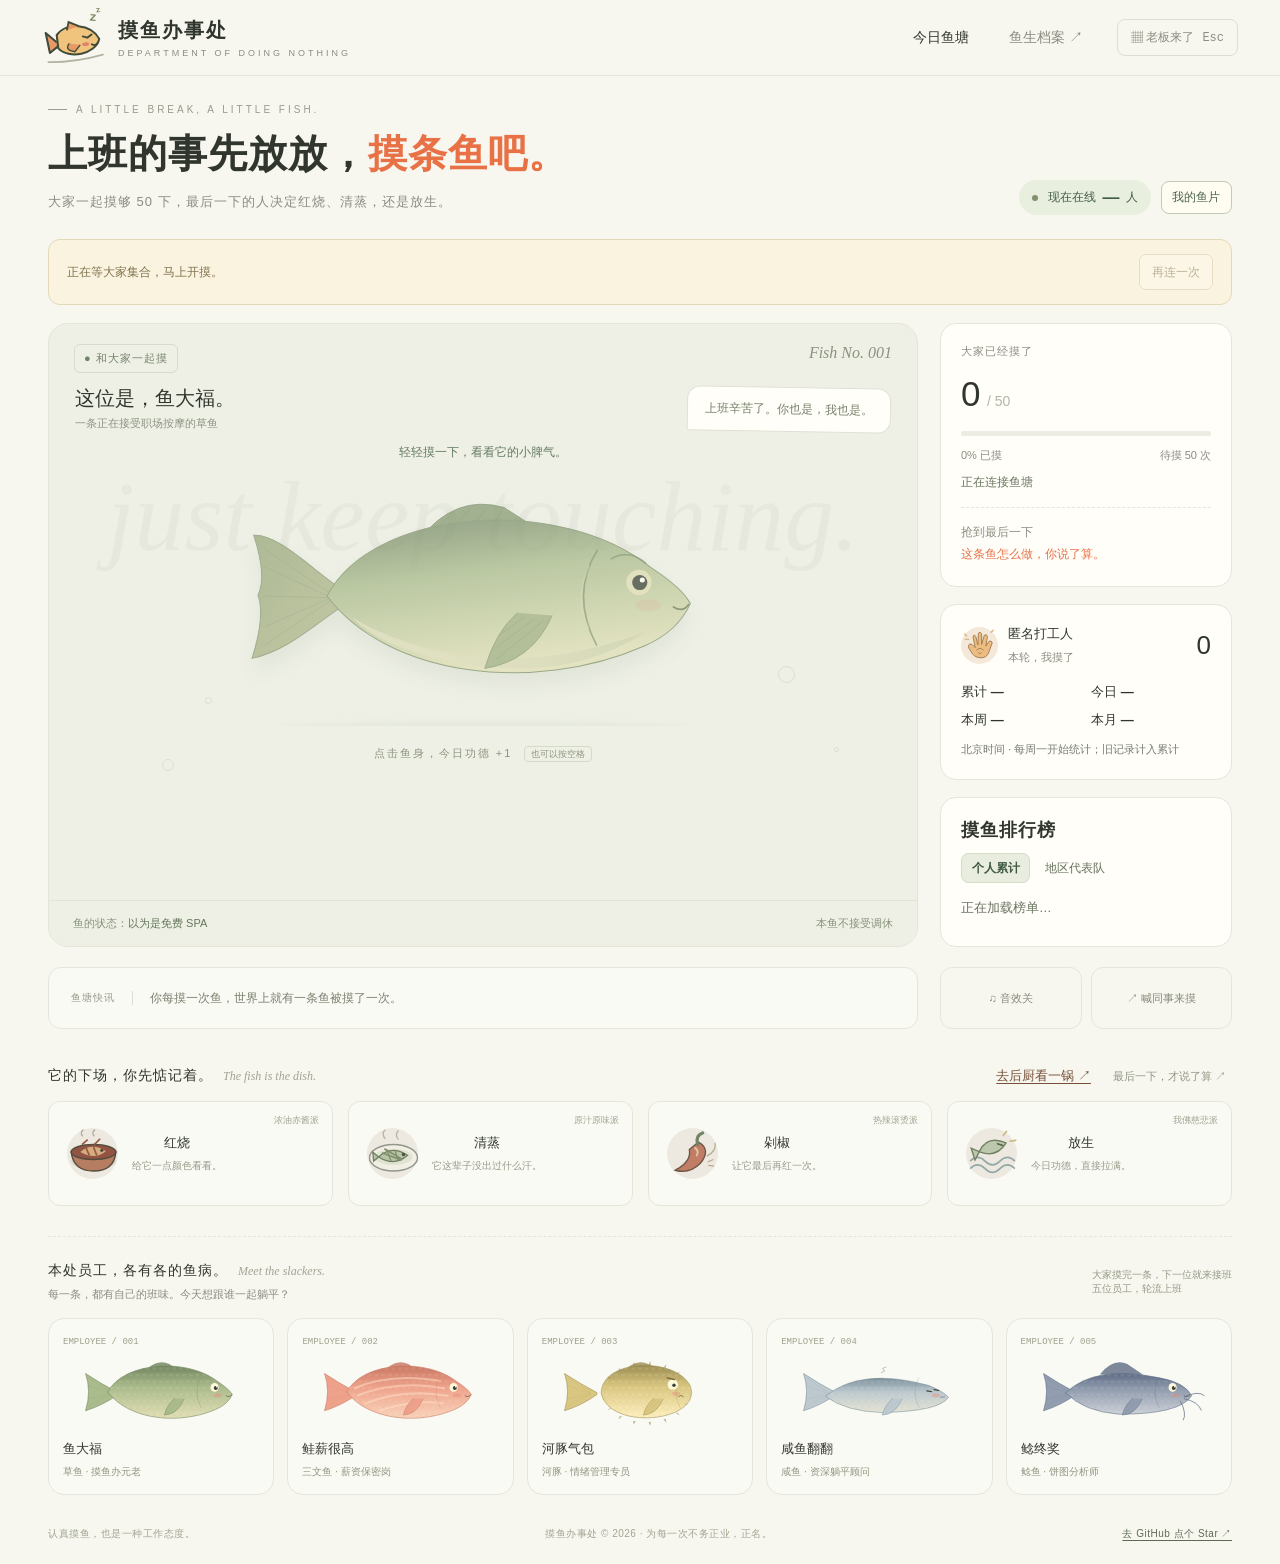
<file: index.html>
<!doctype html>
<html lang="zh-CN">
  <head>
    <meta charset="utf-8" />
    <meta name="viewport" content="width=device-width, initial-scale=1" />
    <meta
      name="description"
      content="五条有班味的鱼、六种摸鱼姿势。一起摸到最后一下，决定这条鱼的命运。"
    />
    <title>摸鱼办事处 · 今天也要有所鱼获</title>
    <link rel="stylesheet" href="./style.css?v=8e1d32e17d" />
    <link rel="stylesheet" href="./kitchen.css?v=db7256bcc5" />
  </head>
  <body>
    <header>
      <div class="brand">
        <svg viewBox="0 0 72 64" fill="none" aria-label="躺平鱼吉祥物">
          <path
            d="M16 35L5 23L7 46L18 39"
            fill="#e79a65"
            stroke="#414b39"
            stroke-width="2.3"
            stroke-linejoin="round"
          />
          <path
            d="M17 27C29 13 57 19 64 37C58 54 27 56 17 42Z"
            fill="#f0c47c"
            stroke="#414b39"
            stroke-width="2.3"
          />
          <path
            d="M29 23L32 14L43 20"
            fill="#e79a65"
            stroke="#414b39"
            stroke-width="2"
          />
          <path
            d="M46 32L51 34L56 31M55 42Q59 45 62 41"
            stroke="#414b39"
            stroke-width="2.2"
            stroke-linecap="round"
          />
          <path
            d="M30 38Q23 45 35 48L42 41"
            fill="#e79a65"
            stroke="#414b39"
            stroke-width="1.5"
          />
          <ellipse cx="48" cy="41" rx="4" ry="2" fill="#df806a" />
          <path
            d="M4 56Q33 60 66 55"
            stroke="#b2b5a0"
            stroke-width="2"
            stroke-linecap="round"
          />
          <text
            x="55"
            y="15"
            fill="#7d8b67"
            font-size="14"
            font-family="monospace"
            transform="rotate(12 55 15)"
          >
            z
          </text>
          <text
            x="64"
            y="7"
            fill="#7d8b67"
            font-size="9"
            font-family="monospace"
          >
            z
          </text>
        </svg>
        <div>摸鱼办事处<small>DEPARTMENT OF DOING NOTHING</small></div>
      </div>
      <nav class="nav">
        <button class="active" id="home">今日鱼塘</button
        ><button id="archive">鱼生档案 ↗</button
        ><button
          class="boss"
          id="boss"
          aria-controls="workPage"
          aria-expanded="false"
          title="按 Esc 进入工作视图，再按一次返回"
        >
          ▦ 老板来了<kbd>Esc</kbd>
        </button>
      </nav>
    </header>
    <main>
      <section class="intro">
        <div>
          <div class="eyebrow">A LITTLE BREAK, A LITTLE FISH.</div>
          <h1>上班的事先放放，<em>摸条鱼吧。</em></h1>
          <div class="sub" id="playGuide">
            大家一起摸够 50 下，最后一下的人决定红烧、清蒸，还是放生。
          </div>
        </div>
        <div class="pond-signin">
          <div class="online"><i class="dot" aria-hidden="true"></i>现在在线 <strong id="onlineCount">—</strong> 人</div>
          <button id="editProfile" class="profile-link" type="button" aria-haspopup="dialog">我的鱼片</button>
        </div>
      </section>
      <div class="connection-notice" id="connectionNotice" role="status">
        <span id="connectionMessage">正在等大家集合，马上开摸。</span>
        <button id="reconnect" type="button">再连一次</button>
        <a id="originalPond" href="https://moyu-office-fish-d0gh1t3cm3c234228.webapps.tcloudbase.com/" hidden>从原网址进入鱼塘</a>
      </div>
      <div class="layout">
        <section class="aquarium">
          <div class="tank-head">
            <span class="tag" id="poolLabel">● 和大家一起摸</span
            ><span class="number" id="fishNumber">Fish No. 001</span>
          </div>
          <div class="water-word">just keep touching.</div>
          <div class="fish-caption">
            <div class="tank-title">
              <strong id="fishName">这位是，鱼大福。</strong>
              <p id="fishSubtitle">一条正在接受职场按摩的草鱼</p>
            </div>
            <div class="bubble-speech" id="speech" aria-live="polite">
              上班辛苦了。你也是，我也是。
            </div>
          </div>
          <div class="milestone" id="milestone" role="status">轻轻摸一下，看看它的小脾气。</div>
          <div class="fish-zone">
            <div class="shadow"></div>
            <button
              class="fish-btn"
              id="fish"
              aria-label="摸一下鱼，贡献一次摸鱼"
              disabled
            >
              <svg class="fish-svg" id="fishSvg" aria-hidden="true" focusable="false" viewBox="0 0 680 280">
                <defs>
                  <linearGradient id="body" x1="0" y1="0" x2=".3" y2="1">
                    <stop stop-color="#6f8163" />
                    <stop offset=".42" stop-color="#a9bb8c" />
                    <stop offset="1" stop-color="#e0dfb5" />
                  </linearGradient>
                  <linearGradient id="tail" x1="0" y1="0" x2="1" y2="1">
                    <stop stop-color="#98a77b" />
                    <stop offset="1" stop-color="#b7bc8f" />
                  </linearGradient>
                  <linearGradient id="belly">
                    <stop stop-color="#ede6c6" />
                    <stop offset="1" stop-color="#bec7a0" />
                  </linearGradient>
                  <clipPath id="bodyClip">
                    <path
                      d="M155 140C210 34 433 20 539 106Q577 131 586 149Q571 182 532 199C398 258 225 234 155 140Z"
                    />
                  </clipPath>
                </defs>
                <g class="tail">
                  <path
                    d="M182 139C139 111 98 66 68 68Q84 117 73 139Q82 163 66 214C109 205 143 171 182 146Z"
                    fill="url(#tail)"
                    stroke="#869673"
                    stroke-width="1.2"
                  />
                  <path
                    d="M79 83L165 141L80 199M80 105L160 142L82 176M79 140L157 142"
                    stroke="#7a8b65"
                    opacity=".35"
                    fill="none"
                  />
                </g>
                <path
                  d="M263 75Q306 18 365 35L424 73"
                  fill="#899c74"
                  stroke="#71865f"
                  stroke-width="1"
                />
                <path
                  d="M276 69L305 40M299 66L325 36M324 62L344 36M348 62L363 39M370 63L380 47"
                  stroke="#677e58"
                  opacity=".35"
                />
                <path
                  d="M155 140C210 34 433 20 539 106Q577 131 586 149Q571 182 532 199C398 258 225 234 155 140Z"
                  fill="url(#body)"
                  stroke="#7f926b"
                  stroke-width="1.2"
                />
                <g clip-path="url(#bodyClip)" id="scales"></g>
                <path
                  d="M185 166Q340 253 532 183Q436 247 295 216Q217 199 185 166"
                  fill="url(#belly)"
                  opacity=".58"
                />
                <path
                  d="M476 85Q443 138 475 199"
                  fill="none"
                  stroke="#6e825b"
                  stroke-width="2"
                  opacity=".7"
                />
                <path
                  d="M466 104Q447 145 466 179"
                  fill="none"
                  stroke="#d4d8ae"
                  stroke-width="2"
                  opacity=".4"
                />
                <g class="fin">
                  <path
                    d="M422 163Q399 217 342 226Q355 182 381 160"
                    fill="#a0af80"
                    stroke="#81946c"
                    stroke-width="1"
                  />
                  <path
                    d="M412 169L355 216M401 167L355 201M389 165L360 186"
                    stroke="#7e9167"
                    opacity=".5"
                  />
                </g>
                <circle cx="525" cy="124" r="15" fill="#dedcb0" />
                <circle cx="526" cy="124" r="9" fill="#394337" />
                <circle cx="529" cy="121" r="3" fill="#fffdee" />
                <path
                  id="mouth"
                  d="M566 153Q577 160 584 150"
                  fill="none"
                  stroke="#6b7d58"
                  stroke-width="2"
                  stroke-linecap="round"
                />
                <ellipse
                  cx="536"
                  cy="151"
                  rx="15"
                  ry="7"
                  fill="#d69e86"
                  opacity=".25"
                />
                <path
                  d="M492 96Q513 84 533 101"
                  fill="none"
                  stroke="#60734e"
                  opacity=".5"
                  stroke-linecap="round"
                  stroke-width="2"
                />
              </svg>
            </button>
            <div id="reactionProp" aria-hidden="true">
              <div class="prop-fax"><i class="fax-body"></i><i class="fax-output"></i></div>
              <div class="prop-orbit"><i class="orbit-moon"></i></div>
              <div class="prop-scan"><i class="scan-beam"></i><span class="scan-tag">¥ 0.00</span></div>
              <div class="prop-toast"><i class="toaster-steam"></i><i class="toaster-body"></i></div>
              <div class="prop-stamp">已阅</div>
              <div class="prop-signal"><i class="signal-battery"></i><i class="signal-pixels"></i></div>
            </div>
          </div>
          <div class="combo" id="combo" aria-live="polite"></div>
          <div class="hint">
            点击鱼身，今日功德 +1 <span>也可以按空格</span>
          </div>
          <div class="bubble b1"></div>
          <div class="bubble b2"></div>
          <div class="bubble b3"></div>
          <div class="bubble b4"></div>
          <div class="tank-bottom">
            <span id="mood">鱼的状态：<strong>以为是免费 SPA</strong></span
            ><span>本鱼不接受调休</span>
          </div>
        </section>
        <aside class="side">
          <section class="card">
            <div class="small-label" id="progressLabel">大家已经摸了</div>
            <div class="progress-count">
              <strong id="count">0</strong
              ><span>/ <span id="target">50</span></span>
            </div>
            <div class="track"><div class="fill" id="fill"></div></div>
            <div class="progress-note">
              <span id="percent">0% 已摸</span
              ><span id="remaining">待摸 50 次</span>
            </div>
            <p id="connection" class="round-people">正在连接鱼塘</p>
            <div class="rule" id="playRule">
              抢到最后一下<br /><b>这条鱼怎么做，你说了算。</b>
            </div>
            <button class="round-action" id="roundAction" hidden>
              查看本轮结果
            </button>
          </section>
          <section class="card">
            <div class="my">
              <div class="identity">
                <div class="avatar">✋</div>
                <div>
                  <button id="nickname" aria-label="编辑我的鱼片" aria-haspopup="dialog">
                    匿名打工人
                  </button>
                  <div class="my-label" id="myRegion" hidden></div>
                  <div class="my-label">本轮，我摸了</div>
                </div>
              </div>
              <strong id="mine">0</strong>
            </div>
          <div class="personal-stats" aria-label="个人摸鱼记录" aria-live="polite">
                <span>累计 <b id="stat-total">—</b></span><span>今日 <b id="stat-today">—</b></span>
                <span>本周 <b id="stat-week">—</b></span><span>本月 <b id="stat-month">—</b></span>
              </div>
              <small class="stats-note">北京时间 · 每周一开始统计；旧记录计入累计</small>
            </section>
          <section class="card rankings" aria-labelledby="rankTitle">
            <h2 id="rankTitle">摸鱼排行榜</h2>
            <div class="rank-choices" aria-label="榜单类型" role="group">
              <button type="button" data-board="players" aria-pressed="true" aria-controls="rankRows">个人累计</button>
              <button type="button" data-board="regions" aria-pressed="false" aria-controls="rankRows">地区代表队</button>
            </div>
            <ol id="rankRows" aria-label="个人累计前五名"></ol>
            <p id="rankStatus" role="status">正在加载榜单…</p>
            <button type="button" class="profile-link" id="rankRetry" hidden>重新加载</button>
          </section>
        </aside>
      </div>
      <div class="below">
        <div class="ticker">
          <span class="ticker-label">鱼塘快讯</span
          ><span class="ticker-text" id="ticker" aria-live="polite"
            >你每摸一次鱼，世界上就有一条鱼被摸了一次。</span
          >
        </div>
        <div class="tools">
          <button id="sound">♫ 音效关</button
          ><button id="invite">↗ 喊同事来摸</button>
        </div>
      </div>
      <div class="section-head menu-head">
        <h2>它的下场，你先惦记着。<small>The fish is the dish.</small></h2>
        <div class="menu-actions">
          <a href="./kitchen.html">去后厨看一锅 ↗</a>
          <button id="recipeHelp">最后一下，才说了算 ↗</button>
        </div>
      </div>
      <div class="recipe-grid">
        <button class="recipe" data-recipe="红烧">
          <div class="dish">🍲</div>
          <div>
            <strong>红烧</strong>
            <p>给它一点颜色看看。</p>
          </div>
          <span class="votes">浓油赤酱派</span></button
        ><button class="recipe" data-recipe="清蒸">
          <div class="dish">🥢</div>
          <div>
            <strong>清蒸</strong>
            <p>它这辈子没出过什么汗。</p>
          </div>
          <span class="votes">原汁原味派</span></button
        ><button class="recipe" data-recipe="剁椒">
          <div class="dish">🌶️</div>
          <div>
            <strong>剁椒</strong>
            <p>让它最后再红一次。</p>
          </div>
          <span class="votes">热辣滚烫派</span></button
        ><button class="recipe" data-recipe="放生">
          <div class="dish">🌊</div>
          <div>
            <strong>放生</strong>
            <p>今日功德，直接拉满。</p>
          </div>
          <span class="votes">我佛慈悲派</span>
        </button>
      </div>
      <section class="roster">
        <div class="roster-head">
          <div>
            <h2>本处员工，各有各的鱼病。<small>Meet the slackers.</small></h2>
            <p>每一条，都有自己的班味。今天想跟谁一起躺平？</p>
          </div>
          <span class="roster-note"
            >大家摸完一条，下一位就来接班<br />五位员工，轮流上班</span
          >
        </div>
        <div class="fish-roster" id="fishRoster"></div>
      </section>
      <footer class="footer">
        <span>认真摸鱼，也是一种工作态度。</span>
        <span id="footerStatus">摸鱼办事处 © 2026 · 为每一次不务正业，正名。</span>
        <a href="https://github.com/Aria-cats/moyu-office" target="_blank" rel="noopener noreferrer">去 GitHub 点个 Star ↗</a>
      </footer>
    </main>
    <dialog id="finish">
      <button class="close" data-close>×</button>
      <div class="finish-seal" aria-hidden="true">✦</div><div class="eyebrow">ROUND COMPLETE · 本轮达成</div>
      <h2>这条鱼，你说了算。</h2>
      <p id="finishText">恭喜你拿下最后一摸。它的鱼生，现在交到你的手上。</p>
      <div class="modal-grid" id="cookOptions">
        <button data-cook="红烧">🍲 红烧<small>给它一点颜色看看</small></button
        ><button data-cook="清蒸">🥢 清蒸<small>主打一个清清白白</small></button
        ><button data-cook="剁椒">🌶️ 剁椒<small>让它最后再红一次</small></button
        ><button data-cook="放生">
          🌊 放生<small>同事白忙，功德归你</small>
        </button>
      </div>
      <p id="waitText" hidden>鱼已摸完，正在等待最后一摸的人决定命运。</p>
    </dialog>
    <dialog id="result">
      <button class="close" data-close>×</button>
      <div class="result">
        <div class="eyebrow" id="resultEyebrow">鱼生纪念</div>
        <div class="reward-stage" id="rewardStage"><div class="reward-rays"></div><div class="reward-sparkles" aria-hidden="true">✦　✧　✦</div><div class="plate" id="resultEmoji">🍲</div><div class="reward-props" id="rewardProps" aria-hidden="true"></div>
          <canvas class="kitchen-canvas" id="kitchenCanvas" width="680" height="355" aria-hidden="true" hidden></canvas>
          <p class="kitchen-caption" id="kitchenCaption" aria-live="polite" aria-atomic="true" hidden></p>
        </div>
        <div class="reward-badge" id="rewardBadge"></div>
        <h2 id="resultTitle">鱼大福，光荣出锅。</h2>
        <p id="resultCopy"></p>
        <div class="certificate" id="certificate"></div>
        <button class="reward-replay" id="replayReward" type="button">↻ 再看一次小剧场</button>
        <button class="primary" id="next">和大家继续摸下一条</button>
      </div>
    </dialog>
    <dialog id="archiveModal">
      <button class="close" data-close>×</button>
      <div class="eyebrow">FISH FILES</div>
      <h2>鱼生档案</h2>
      <p>每一条鱼，都有打工人共同努力的痕迹。</p>
      <div id="archiveList"></div>
    </dialog>
    <dialog id="nameModal" aria-labelledby="profileTitle">
      <button class="close" data-close>×</button>
      <h2 id="profileTitle">我的鱼片</h2>
      <form id="profileForm">
        <label for="nameInput">鱼塘昵称</label>
        <input class="name-input" id="nameInput" maxlength="16" placeholder="例如：正在开会的王总" />
        <div class="region-label">
          <label for="regionInput">地区代表队</label>
          <button type="button" id="regionHint" class="profile-link">按当前 IP 重选</button>
        </div>
        <select id="regionInput" class="name-input" aria-describedby="regionNote">
          <option value="unassigned" id="regionState" selected disabled>正在读取代表队…</option>
          <option value="">不参加地区排行</option>
        </select>
        <p id="regionNote">首次进塘会按 IP 匹配代表队。你可以换队或退出，保存后从下一摸生效。<a href="https://db-ip.com/" target="_blank" rel="noopener noreferrer">IP 地区数据 · DB-IP</a></p>
        <p id="profileStatus" role="status" hidden></p>
        <button type="submit" class="primary" id="saveName">保存鱼片</button>
      </form>
    </dialog>
    <section
      class="work-page"
      id="workPage"
      hidden
      tabindex="-1"
      aria-labelledby="workTitle"
    >
      <div class="work-toolbar">
        <span>WORKSPACE / PROJECT MANAGEMENT</span>
        <button id="backToPond" type="button" title="退出工作视图，回到鱼塘">
          返回上一页 <kbd>Esc</kbd>
        </button>
      </div>
      <h1 id="workTitle">2026 年 Q4 项目推进与执行进度表</h1>
      <p style="font-size: 13px; color: #888; margin-bottom: 30px">
        部门协同 · 周度执行进展 · 内部资料
      </p>
      <table>
        <thead>
          <tr>
            <th>项目模块</th>
            <th>负责人</th>
            <th>进展</th>
            <th>状态</th>
          </tr>
        </thead>
        <tbody>
          <tr>
            <td>需求分析与业务梳理</td>
            <td>项目组</td>
            <td><div class="bar"></div></td>
            <td>进行中</td>
          </tr>
          <tr>
            <td>核心能力建设</td>
            <td>研发组</td>
            <td><div class="bar" style="width: 62%"></div></td>
            <td>按计划推进</td>
          </tr>
          <tr>
            <td>数据指标与效果评估</td>
            <td>数据组</td>
            <td><div class="bar" style="width: 85%"></div></td>
            <td>持续跟进</td>
          </tr>
        </tbody>
      </table>
      <p class="work-return-hint">
        按 Esc 或点击右上角「返回上一页」退出工作视图
      </p>
    </section>
    <div class="toast" id="toast" role="status"></div>
    <script src="./config.js" defer></script>
    <script src="./cloudbase.full.js" defer></script>
    <script src="./cloud-transport.js" defer></script>
    <script src="./api.js?v=0792a9966c" defer></script>
    <script src="./social.js?v=4dc473aeb5" defer></script>
    <script src="./kitchen-scene.js?v=f63c986508" defer></script>
    <script src="./kitchen-player.js?v=9988c37cc2" defer></script>
    <script src="./app.js?v=f03e080fac" defer></script>
  </body>
</html>
</file>
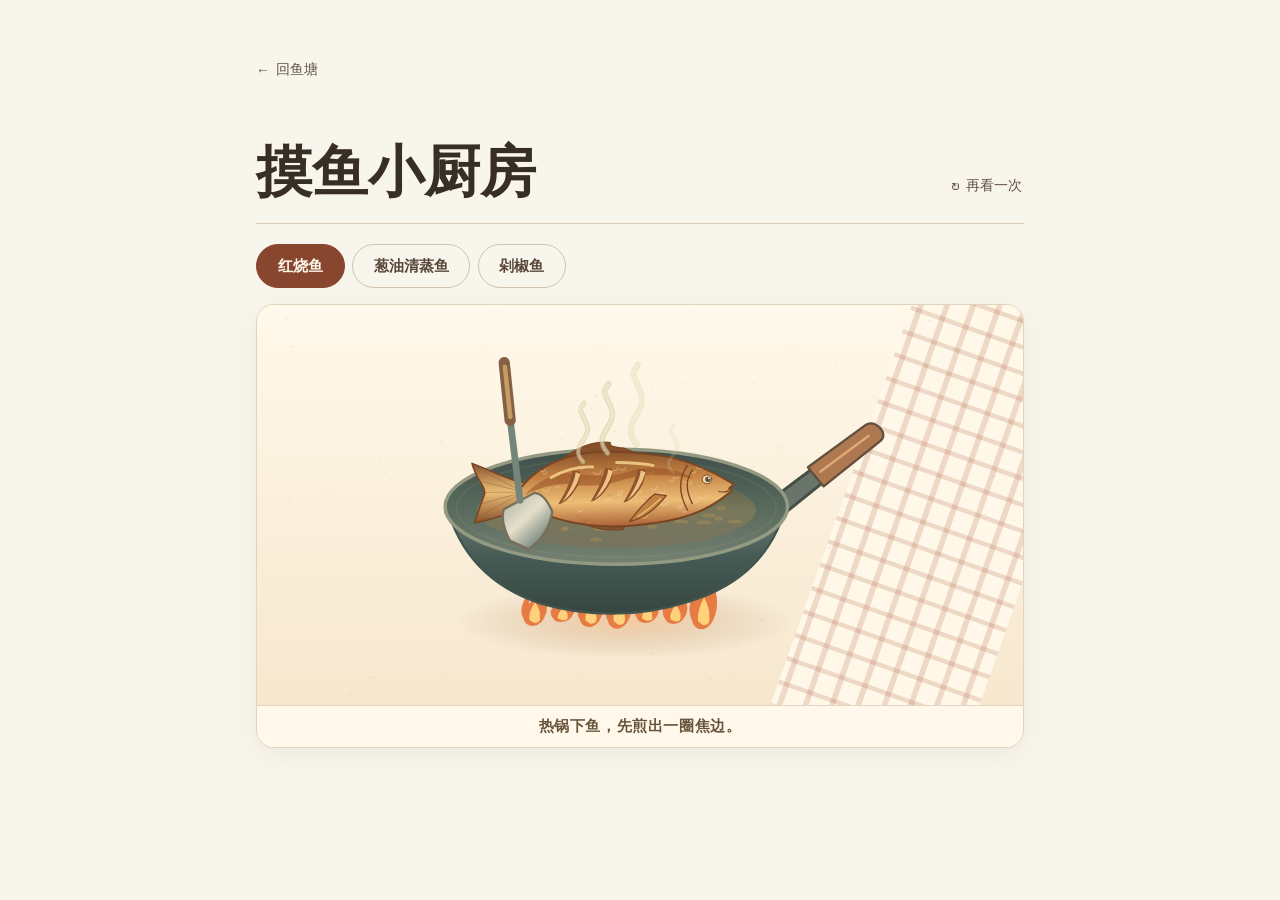
<file: kitchen.html>
<!doctype html>
<html lang="zh-CN">
  <head>
    <meta charset="utf-8" />
    <meta name="viewport" content="width=device-width, initial-scale=1" />
    <meta name="theme-color" content="#f8f5ec" />
    <meta name="description" content="摸鱼办事处的小厨房开火了。点一道鱼，看它怎么出锅。" />
    <title>摸鱼小厨房 · 摸鱼办事处</title>
    <link rel="stylesheet" href="./kitchen.css?v=db7256bcc5" />
    <link rel="stylesheet" href="./kitchen-menu.css?v=44b5477559" />
    <script src="./kitchen-scene.js?v=f63c986508" defer></script>
    <script src="./kitchen-player.js?v=9988c37cc2" defer></script>
    <script src="./kitchen-menu.js?v=7888534a50" defer></script>
  </head>
  <body>
    <main class="menu">
      <a class="back" href="./"><span aria-hidden="true">←</span> 回鱼塘</a>
      <header class="menu-heading">
        <h1>摸鱼小厨房</h1>
        <button class="replay" id="replay" type="button"><span aria-hidden="true">↻</span> 再看一次</button>
      </header>
      <nav class="dishes" aria-label="选择一道菜">
        <a href="#红烧" data-dish="红烧" aria-current="true">红烧鱼</a>
        <a href="#清蒸" data-dish="清蒸">葱油清蒸鱼</a>
        <a href="#剁椒" data-dish="剁椒">剁椒鱼</a>
      </nav>
      <div id="rewardStage" class="reward-stage kitchen-playing">
        <canvas class="kitchen-canvas" width="680" height="355" aria-label="红烧鱼制作动画" role="img"></canvas>
        <p class="kitchen-caption" aria-live="polite" aria-atomic="true"></p>
      </div>
      <noscript><p>请开启 JavaScript 观看出锅动画。</p></noscript>
    </main>
  </body>
</html>
</file>
<file: style.css>
:root {
  --ink: #30362d;
  --muted: #8b8c80;
  --paper: #f7f7f0;
  --orange: #e87146;
  --line: #e5e5db;
  --green: #657b61;
}
* {
  box-sizing: border-box;
}
[hidden] {
  display: none !important;
}
body {
  margin: 0;
  background: var(--paper);
  color: var(--ink);
  font:
    14px -apple-system,
    BlinkMacSystemFont,
    "PingFang SC",
    sans-serif;
}
button,
input {
  font: inherit;
}
button {
  cursor: pointer;
  color: inherit;
}
button:focus-visible,
a:focus-visible {
  outline: 3px solid #ea9c64;
  outline-offset: 4px;
}
button {
  transition: 0.2s;
}
button:hover {
  filter: brightness(0.97);
  transform: translateY(-1px);
}
header {
  height: 76px;
  border-bottom: 1px solid var(--line);
  display: flex;
  align-items: center;
  justify-content: space-between;
  max-width: 1360px;
  margin: auto;
  padding: 0 42px;
}
.brand {
  display: flex;
  align-items: center;
  gap: 12px;
  font-size: 20px;
  font-weight: 700;
  letter-spacing: 2px;
}
.brand svg {
  width: 64px;
  height: 57px;
  transform: rotate(-7deg);
}
.brand:hover svg {
  transform: rotate(5deg);
}
.brand small {
  display: block;
  font-size: 9px;
  letter-spacing: 3px;
  color: var(--muted);
  font-weight: 400;
  margin-top: 4px;
}
.nav {
  display: flex;
  align-items: center;
  gap: 28px;
}
.nav button {
  border: 0;
  background: none;
  color: var(--muted);
}
.nav .active {
  color: var(--ink);
}
.nav .boss {
  border: 1px solid #dcded2;
  border-radius: 8px;
  padding: 9px 13px;
  font-size: 12px;
}
.boss kbd {
  margin-left: 8px;
  color: var(--muted);
}
main {
  max-width: 1232px;
  margin: 28px auto 0;
  padding: 0 24px;
}
.intro {
  display: flex;
  justify-content: space-between;
  align-items: flex-end;
  margin-bottom: 24px;
}
.eyebrow {
  text-transform: uppercase;
  letter-spacing: 3px;
  color: #999b8c;
  font-size: 10px;
  display: flex;
  align-items: center;
  gap: 9px;
}
.eyebrow:before {
  content: "";
  width: 19px;
  height: 1px;
  background: #9b9c8f;
}
h1 {
  font-family:
    "Noto Serif SC",
    Songti SC,
    serif;
  font-size: 39px;
  letter-spacing: 1px;
  font-weight: 600;
  margin: 12px 0 9px;
}
h1 em {
  font-style: normal;
  color: var(--orange);
}
.sub {
  color: var(--muted);
  font-size: 13px;
  letter-spacing: 1px;
  line-height: 1.9;
  max-width: 640px;
}
.online {
  color: #6f7e62;
  font-size: 12px;
  display: flex;
  align-items: center;
  gap: 8px;
  padding-bottom: 4px;
}
.dot {
  width: 6px;
  height: 6px;
  border-radius: 50%;
  background: #81916c;
  box-shadow: 0 0 0 4px #e9edde;
}
.layout {
  display: grid;
  grid-template-columns: minmax(0, 1fr) 292px;
  gap: 22px;
}
.aquarium {
  position: relative;
  display: flex;
  flex-direction: column;
  min-width: 0;
  background: #eef0e6;
  border: 1px solid #e2e5d7;
  border-radius: 20px;
  overflow: hidden;
  min-height: 420px;
  text-align: center;
}
.tank-head {
  display: flex;
  flex-wrap: wrap;
  gap: .4em 1em;
  justify-content: space-between;
  padding: 20px 25px 12px;
  position: relative;
  z-index: 2;
}
.tag {
  font-size: 11px;
  letter-spacing: 1px;
  border: 1px solid #d6dccb;
  border-radius: 6px;
  padding: 6px 9px;
  color: #75836a;
}
.tank-head .number {
  font-family: Georgia, serif;
  font-style: italic;
  color: #8b927f;
  font-size: 16px;
}
.fish-caption {
  display: flex;
  flex-wrap: wrap;
  align-items: end;
  justify-content: space-between;
  gap: .55rem 1.5rem;
  margin: 0 clamp(1rem, 4%, 1.6rem);
  overflow-wrap: anywhere;
}
.tank-title {
  flex: 1 1 14rem;
  min-width: 0;
  text-align: left;
}
.tank-title strong {
  font-family: "Noto Serif SC", serif;
  font-weight: 500;
  font-size: 20px;
}
.tank-title p {
  font-size: 11px;
  color: #8d9482;
  margin: .3em 0 0;
  line-height: 1.55;
}
.bubble-speech {
  margin-left: auto;
  background: #fffef8;
  border: 1px solid #e0e1d6;
  border-radius: 13px 13px 13px 2px;
  padding: 12px 17px;
  font-size: 12px;
  color: #77816b;
  transform: rotate(1deg);
  z-index: 2;
  max-width: min(22em, 100%);
  line-height: 1.6;
}
.water-word {
  position: absolute;
  top: 135px;
  left: 0;
  right: 0;
  white-space: nowrap;
  opacity: 0.035;
  font-family: Georgia, serif;
  font-size: 100px;
  font-style: italic;
  pointer-events: none;
}
.fish-zone {
  position: relative;
  margin: 0 auto;
  width: min(92%, 48rem);
  height: clamp(10rem, 41vw, 16.25rem);
  display: grid;
  place-items: center;
}
.fish-btn {
  width: 100%;
  height: 100%;
  border: 0;
  background: none;
  padding: 0;
  touch-action: manipulation;
  cursor: grab;
  position: relative;
  z-index: 3;
  -webkit-appearance: none;
  appearance: none;
  -webkit-tap-highlight-color: transparent;
  -webkit-user-select: none;
  user-select: none;
  transition: none;
}
.fish-btn:focus:not(:focus-visible) {
  outline: none;
}
/* Put the keyboard indicator on the existing shortcut beside the fish. */
@supports selector(:has(:focus-visible)) {
  .fish-btn:focus-visible {
    outline: none;
  }
  .aquarium:has(.fish-btn:focus-visible) .hint span {
    outline: 2px solid #596c50;
    outline-offset: 2px;
    color: var(--ink);
  }
}
.fish-btn:active {
  cursor: grabbing;
}
.fish-btn:hover {
  filter: none;
  transform: none;
}
/* Route every part of the illustration to the native fish button. */
.fish-svg {
  pointer-events: none;
  width: 100%;
  height: 100%;
  overflow: visible;
  filter: drop-shadow(0 18px 13px #69795725);
  animation: float 4s ease-in-out infinite;
}
.fish-svg.patted {
  animation: pat 0.32s ease-out;
}
.fin {
  transform-origin: 410px 180px;
  animation: fin 2.2s ease-in-out infinite;
}
.tail {
  transform-origin: 170px 145px;
  animation: tail 2.7s ease-in-out infinite;
}
.shadow {
  width: 53%;
  height: 13px;
  border-radius: 50%;
  background: #7c8b6b13;
  position: absolute;
  bottom: -9px;
  filter: blur(3px);
}
.hint {
  color: #8c957e;
  font-size: 11px;
  letter-spacing: 2px;
  margin-top: 22px;
}
.hint span {
  border: 1px solid #d4dac8;
  border-radius: 4px;
  padding: 2px 6px;
  margin-left: 7px;
  font-size: 9px;
  letter-spacing: 0;
}
.tank-bottom {
  position: relative;
  margin-top: auto;
  flex-wrap: wrap;
  gap: .35em 1em;
  overflow-wrap: anywhere;
  border-top: 1px solid #e0e4d5;
  display: flex;
  justify-content: space-between;
  padding: 15px 24px;
  font-size: 11px;
  color: #88927b;
}
.tank-bottom strong {
  font-weight: 500;
  color: #657759;
}
.bubble {
  position: absolute;
  border: 1px solid #cbd4bd;
  border-radius: 50%;
  opacity: 0.6;
  pointer-events: none;
  animation: bubble 7s infinite;
}
.b1 {
  width: 12px;
  height: 12px;
  left: 13%;
  top: 70%;
}
.b2 {
  width: 7px;
  height: 7px;
  left: 18%;
  top: 60%;
  animation-delay: -3s;
}
.b3 {
  width: 17px;
  height: 17px;
  right: 14%;
  top: 55%;
  animation-delay: -5s;
}
.b4 {
  width: 5px;
  height: 5px;
  right: 9%;
  top: 68%;
}
.side {
  display: flex;
  flex-direction: column;
  gap: 17px;
}
.card {
  background: #fffef9;
  border: 1px solid var(--line);
  border-radius: 16px;
  padding: 20px;
}
.small-label {
  font-size: 11px;
  color: var(--muted);
  letter-spacing: 1px;
}
.progress-count {
  margin: 15px 0 5px;
  display: flex;
  align-items: baseline;
  gap: 8px;
}
.progress-count strong {
  font-size: 35px;
  font-weight: 500;
  letter-spacing: -1.5px;
  font-variant-numeric: tabular-nums;
}
.progress-count span {
  font-size: 14px;
  color: #b3b4a7;
}
.track {
  height: 5px;
  background: #edece3;
  border-radius: 10px;
  margin: 17px 0 12px;
  overflow: hidden;
}
.fill {
  width: 0;
  height: 100%;
  background: var(--orange);
  border-radius: 10px;
  transition: width 0.3s;
}
.progress-note {
  font-size: 11px;
  color: var(--muted);
  display: flex;
  justify-content: space-between;
}
.rule {
  border-top: 1px dashed var(--line);
  margin-top: 15px;
  padding-top: 13px;
  font-size: 12px;
  line-height: 1.9;
  color: #8c8e80;
}
.rule b {
  color: var(--orange);
  font-weight: 500;
}
.my {
  display: flex;
  justify-content: space-between;
  align-items: center;
}
.my strong {
  font-size: 26px;
  font-weight: 500;
}
.my .avatar {
  width: 37px;
  height: 37px;
  border-radius: 50%;
  background: #f4e8d8;
  display: grid;
  place-items: center;
  font-size: 19px;
}
.my-label {
  font-size: 11px;
  color: var(--muted);
  margin-top: 7px;
}
.identity {
  display: flex;
  gap: 10px;
  align-items: center;
}
.motto {
  position: relative;
  background: #efeade;
  border: none;
  flex: 1;
  padding: 20px 23px;
  min-height: 106px;
}
.motto .quote {
  font-family: Georgia, serif;
  color: #c8bba1;
  font-size: 35px;
  height: 24px;
}
.motto p {
  font-size: 12px;
  line-height: 1.9;
  margin: 4px 0;
  color: #89806c;
}
.below {
  display: grid;
  grid-template-columns: minmax(0, 1fr) 292px;
  gap: 22px;
  margin-top: 20px;
}
.ticker {
  border: 1px solid var(--line);
  border-radius: 13px;
  padding: 18px 22px;
  display: flex;
  align-items: center;
  gap: 17px;
  font-size: 12px;
  min-height: 62px;
  background: #fafaf5;
}
.ticker-label {
  font-size: 10px;
  letter-spacing: 1px;
  white-space: nowrap;
  color: #969989;
  border-right: 1px solid #dedfd3;
  padding-right: 17px;
}
.ticker-text {
  color: #7a806e;
  transition: opacity 0.2s;
}
.tools {
  display: flex;
  gap: 9px;
}
.tools button {
  border: 1px solid var(--line);
  border-radius: 12px;
  background: transparent;
  flex: 1;
  font-size: 11px;
  color: #878b7a;
}
.section-head {
  display: flex;
  justify-content: space-between;
  align-items: center;
  margin: 38px 0 16px;
}
h2 {
  font-size: 14px;
  letter-spacing: 1px;
  font-weight: 500;
  margin: 0;
}
h2 small {
  font-family: Georgia, serif;
  font-style: italic;
  font-size: 12px;
  color: #a2a393;
  letter-spacing: 0;
  margin-left: 10px;
}
.menu-head, .menu-actions {
  flex-wrap: wrap;
  gap: 8px 16px;
}
.menu-actions {
  display: flex;
  align-items: center;
}
.menu-actions a {
  color: #775038;
  font-size: 13px;
  text-underline-offset: 3px;
}
.section-head button {
  background: none;
  border: 0;
  font-size: 11px;
  color: #929684;
}
.recipe-grid {
  display: grid;
  grid-template-columns: repeat(4, 1fr);
  gap: 15px;
}
.recipe {
  padding: 18px;
  min-height: 105px;
  border: 1px solid var(--line);
  background: #fafaf5;
  border-radius: 12px;
  display: flex;
  gap: 14px;
  align-items: center;
  position: relative;
}
.dish {
  width: 51px;
  height: 51px;
  background: #eee9dd;
  border-radius: 50%;
  display: grid;
  place-items: center;
  font-size: 29px;
  filter: saturate(0.7);
}
.recipe strong {
  font-size: 13px;
  font-weight: 500;
}
.recipe p {
  font-size: 10px;
  color: #999b8a;
  margin: 7px 0 0;
}
.recipe .votes {
  position: absolute;
  right: 13px;
  top: 12px;
  font-size: 9px;
  color: #a0a38f;
}
.recipe.selected {
  border-color: #deab8b;
  background: #faf2e8;
}
.recipe:hover {
  border-color: #b5bc9d;
}
.footer {
  display: flex;
  flex-wrap: wrap;
  gap: 6px 16px;
  justify-content: space-between;
  color: #a1a491;
  font-size: 10px;
  margin: 32px 0 23px;
  letter-spacing: 0.5px;
}
.footer a {
  color: #5f6955;
  text-underline-offset: 3px;
}
.floating {
  position: fixed;
  pointer-events: none;
  z-index: 20;
  font-size: 21px;
  font-weight: 600;
  color: #cf7945;
  animation: particle 0.9s ease-out forwards;
}
.scale-particle {
  width: 12px;
  height: 14px;
  border-radius: 2px 2px 12px 12px;
  background: #b4c39b;
  border: 1px solid #8c9e70;
  animation: scatter 0.75s forwards;
}
.toast {
  position: fixed;
  bottom: 30px;
  left: 50%;
  transform: translate(-50%, 20px);
  opacity: 0;
  background: #343e31;
  color: #fffdf4;
  border-radius: 12px;
  padding: 13px 22px;
  font-size: 12px;
  z-index: 100;
  transition: 0.25s;
  pointer-events: none;
}
.toast.show {
  opacity: 1;
  transform: translate(-50%, 0);
}
dialog {
  border: 1px solid #dedecf;
  border-radius: 22px;
  padding: 34px;
  background: #fffdf5;
  color: var(--ink);
  width: min(480px, 90vw);
  box-shadow: 0 30px 130px #26301c33;
}
dialog::backdrop {
  background: #25301b55;
  backdrop-filter: blur(6px);
}
dialog h2 {
  font-family: "Noto Serif SC", serif;
  font-size: 26px;
  margin: 15px 0;
}
dialog p {
  font-size: 13px;
  line-height: 1.9;
  color: #90917e;
}
.close {
  float: right;
  border: 0;
  background: transparent;
  font-size: 21px;
  color: #9b9b8c;
}
.primary {
  border: 0;
  border-radius: 10px;
  background: var(--orange);
  color: #fff;
  padding: 13px 21px;
  font-size: 12px;
}
.modal-grid {
  display: grid;
  grid-template-columns: 1fr 1fr;
  gap: 10px;
  margin: 24px 0;
}
.modal-grid button {
  padding: 17px;
  border: 1px solid var(--line);
  background: #f8f7ef;
  border-radius: 12px;
}
.modal-grid button small {
  display: block;
  font-size: 10px;
  color: #969783;
  margin-top: 7px;
}
.result {
  text-align: center;
}
.result .plate {
  font-size: 75px;
  margin: 10px;
}
.certificate {
  border: 1px dashed #c9ccb8;
  border-radius: 12px;
  padding: 20px;
  margin: 23px 0;
}
.certificate p {
  margin: 5px;
}

.work-page {
  display: block;
  position: fixed;
  inset: 0;
  z-index: 90;
  background: #fff;
  padding: 48px;
  color: #333;
  font-family: Arial, sans-serif;
  overflow: auto;
  outline: none;
}
.boss-active {
  overflow: hidden;
}
.boss-active .floating,
.boss-active #toast {
  display: none !important;
}
.boss-active .fish-svg,
.boss-active .fin,
.boss-active .tail {
  animation-play-state: paused;
}
.work-toolbar {
  display: flex;
  align-items: center;
  justify-content: space-between;
  gap: 16px;
  color: #7d8898;
  font-size: 12px;
}
#backToPond {
  flex-shrink: 0;
  border: 1px solid #dbe0e6;
  background: #f7f9fb;
  border-radius: 7px;
  padding: 10px 14px;
  color: #506071;
  font-size: 12px;
}
#backToPond kbd {
  margin-left: 10px;
  color: #84909b;
}
.work-return-hint {
  margin: 28px 0 0;
  color: #8b96a1;
  font-size: 12px;
  line-height: 1.8;
}
@media (max-width: 600px) {
  .work-page {
    padding: 22px 16px;
  }
  .work-toolbar > span {
    max-width: 150px;
    font-size: 10px;
  }
  .work-page th,
  .work-page td {
    padding: 10px 7px;
    font-size: 11px;
  }
}
.work-page h1 {
  font: 24px Arial;
  margin: 25px 0;
}
.work-page table {
  border-collapse: collapse;
  width: 100%;
  font-size: 13px;
}
.work-page td,
.work-page th {
  padding: 17px;
  border: 1px solid #ddd;
  text-align: left;
}
.work-page .bar {
  height: 30px;
  background: #4581c2;
  width: 75%;
}
.archive-item {
  border-top: 1px solid var(--line);
  padding: 14px 0;
  display: flex;
  gap: 13px;
  align-items: center;
}
.archive-item span {
  font-size: 30px;
}
.archive-item p {
  margin: 0;
  font-size: 12px;
}
.name-input {
  border: 1px solid var(--line);
  padding: 12px;
  border-radius: 8px;
  width: 100%;
  margin: 10px 0 18px;
  background: #faf9f1;
}
.fish-btn:disabled {
  cursor: default;
}
.sound-on {
  color: var(--orange) !important;
}
@keyframes float {
  0%,
  100% {
    transform: translateY(0) rotate(-1deg);
  }
  50% {
    transform: translateY(-9px) rotate(1deg);
  }
}
@keyframes pat {
  0% {
    transform: scale(1);
  }
  35% {
    transform: scale(1.035, 0.93) rotate(-2deg);
  }
  70% {
    transform: scale(0.99, 1.02);
  }
  100% {
    transform: scale(1);
  }
}
@keyframes fin {
  50% {
    transform: rotate(-8deg);
  }
}
@keyframes tail {
  50% {
    transform: rotate(4deg);
  }
}
@keyframes bubble {
  0%,
  100% {
    transform: translateY(0);
    opacity: 0.2;
  }
  50% {
    transform: translateY(-27px);
    opacity: 0.65;
  }
}
@keyframes particle {
  to {
    transform: translateY(-85px) rotate(-10deg);
    opacity: 0;
  }
}
@keyframes scatter {
  to {
    transform: translate(var(--dx), 80px) rotate(160deg);
    opacity: 0;
  }
}
@media (min-width: 1600px) {
  main {
    margin-top: 58px;
  }
  .aquarium {
    min-height: 510px;
  }
}
@media (max-width: 900px) {
  header {
    padding: 0 22px;
  }
  .nav {
    gap: 13px;
  }
  .nav button:nth-child(2) {
    display: none;
  }
  .layout,
  .below {
    grid-template-columns: 1fr;
  }
  .side {
    display: grid;
    grid-template-columns: 1fr 1fr;
  }
  .motto {
    display: none;
  }
  .aquarium {
    min-height: 470px;
  }
  .tools {
    height: 45px;
  }
  .recipe-grid {
    grid-template-columns: 1fr 1fr;
  }
  main {
    margin-top: 28px;
  }
  .online {
    display: none;
  }
  h1 {
    font-size: 30px;
  }
  .progress-count strong {
    font-size: 30px;
  }
  .footer {
    gap: 15px;
  }
}
@media (prefers-reduced-motion: reduce) {
  * {
    animation: none !important;
    transition: none !important;
  }
}
.roster {
  margin-top: 30px;
  padding-top: 25px;
  border-top: 1px dashed var(--line);
}
.roster-head {
  display: flex;
  justify-content: space-between;
  align-items: center;
  margin-bottom: 16px;
}
.roster-head p {
  font-size: 11px;
  color: var(--muted);
  margin: 7px 0 0;
}
.fish-roster {
  display: grid;
  grid-template-columns: repeat(5, 1fr);
  gap: 13px;
}
.fish-card {
  position: relative;
  text-align: left;
  border: 1px solid var(--line);
  border-radius: 16px;
  background: #fafaf4;
  padding: 12px 14px 15px;
  overflow: hidden;
}
.fish-card svg {
  width: 100%;
  height: 90px;
  transition: transform 0.3s;
}
.fish-card:hover svg {
  transform: rotate(-6deg) translateY(-4px);
}
.fish-card strong {
  font-size: 13px;
  font-weight: 500;
}
.fish-card p {
  font-size: 10px;
  color: #929580;
  margin: 7px 0 0;
}
.fish-card .employee {
  font-family: monospace;
  font-size: 9px;
  color: #9fa18d;
}
.fish-card.current {
  border-color: #bdc7a7;
  background: #eff1e5;
}
.fish-card.current:after {
  content: "正在营业";
  position: absolute;
  right: 9px;
  top: 10px;
  font-size: 9px;
  color: #758365;
}
.fish-card:hover {
  border-color: #cfaa7c;
}
.dish svg {
  width: 53px;
  height: 53px;
  overflow: visible;
}
.avatar svg {
  width: 34px;
  height: 34px;
}
.roster-note {
  font-size: 10px;
  color: #969a86;
}
.fish-svg {
  filter: drop-shadow(0 13px 10px #69795720);
}
@media (max-width: 900px) {
  .fish-roster {
    grid-template-columns: repeat(3, 1fr);
  }
  .roster-head {
    align-items: flex-start;
    gap: 12px;
  }
  .roster-note {
    max-width: 100px;
    text-align: right;
  }
}
@media (max-width: 500px) {
  .fish-roster {
    grid-template-columns: repeat(2, 1fr);
  }
  .brand {
    gap: 5px;
    font-size: 17px;
  }
  .brand svg {
    width: 46px;
  }
  .brand small {
    font-size: 7px;
    letter-spacing: 1px;
  }
  .nav {
    gap: 7px;
  }
  .nav .boss {
    font-size: 10px;
    padding: 8px;
  }
  .nav .boss kbd {
    margin-left: 3px;
  }
  .nav button {
    font-size: 11px;
  }
}
.fish-btn {
  min-height: 0;
  overflow: visible;
}
.fish-svg {
  display: block;
  max-height: 100%;
  width: 100%;
  height: 100%;
}
.hint {
  position: relative;
  z-index: 4;
  margin: .15rem 1rem 1rem;
  line-height: 1.9;
  clear: both;
}
.aquarium {
  min-height: 470px;
}
.tank-bottom {
  z-index: 5;
  background: #eef0e6;
}
@media (max-width: 900px) {
  .fish-caption {
    display: grid;
    grid-template-columns: minmax(0, 1fr);
  }
  .aquarium {
    min-height: 490px;
  }
}
@media (max-width: 500px) {
  .hint {
    font-size: 10px;
    letter-spacing: 1px;
  }
  .hint span {
    display: inline-block;
    margin-top: 5px;
  }
  .tank-bottom {
    padding: 14px;
    font-size: 10px;
  }
  .bubble-speech {
    font-size: .75rem;
    padding: 8px 12px;
  }
  .aquarium {
    min-height: 480px;
  }
}

/* Keep every reaction inside its own stage, away from instructions. */
.fish-zone {
  overflow: hidden;
  isolation: isolate;
  padding: 12px 0;
  min-height: 0;
}
.fish-svg.reacting {
  animation: none;
}
.fish-svg.reacting .tail {
  animation-duration: 0.35s;
}
.fish-svg.reacting .fin {
  animation-duration: 0.3s;
}
.combo {
  min-height: 1.3em;
  margin: 0 1rem;
  font-size: 11px;
  letter-spacing: 1px;
  color: #b37a4d;
  text-align: center;
  pointer-events: none;
}
.round-action {
  width: 100%;
  margin-top: 12px;
  padding: 10px;
  background: #e87146;
  color: #fff;
  border: 0;
  border-radius: 8px;
  font-size: 12px;
}
#nickname {
  border: 0;
  padding: 0;
  background: none;
  text-align: left;
  font-size: 13px;
}
.hint {
  z-index: 1;
}
.fish-svg {
  transform-origin: center;
  transform-box: view-box;
}

.connection-notice {
  display: flex;
  flex-wrap: wrap;
  align-items: center;
  justify-content: space-between;
  gap: 16px;
  margin: 0 0 18px;
  padding: 14px 18px;
  border: 1px solid #e5d8b8;
  border-radius: 12px;
  background: #faf3df;
  color: #81734e;
  font-size: 12px;
  line-height: 1.7;
}
.connection-notice a {
  color: #655634;
  text-underline-offset: 3px;
  padding: 7px 0;
}
.connection-notice button {
  flex-shrink: 0;
  border: 1px solid #d8c9a2;
  border-radius: 7px;
  padding: 7px 12px;
  background: #fffaf0;
}
.connection-notice button:disabled {
  opacity: 0.5;
  cursor: wait;
}
.fish-card {
  cursor: default;
}
.fish-btn:disabled {
  opacity: 0.75;
  cursor: wait;
}

.personal-stats { display:grid; grid-template-columns:repeat(2,minmax(0,1fr)); gap:10px; margin-top:18px; font-size:13px; }
.personal-stats b { font-variant-numeric:tabular-nums; }
.stats-note { display:block; margin-top:12px; font-size:11px; opacity:.65; line-height:1.6; }
/* Playful feedback keeps the original paper-and-sage illustration style. */
.milestone {margin:12px 24px 0;text-align:center;color:var(--green);font-size:12px;min-height:22px;}
.play-spark {position:fixed;pointer-events:none;z-index:110;font-size:24px;color:var(--orange);animation:playSpark 1.2s ease-out forwards;}
dialog .play-spark {position:absolute;}
@keyframes playSpark {0%{opacity:0;transform:translate(-50%,0) scale(.3)}15%{opacity:1}100%{opacity:0;transform:translate(var(--dx),var(--dy)) rotate(var(--spin)) scale(1.1)}}
.finish-seal {margin:auto;width:76px;height:76px;border-radius:50%;display:grid;place-items:center;color:var(--orange);background:#f9e8ce;font-size:48px;animation:sealPop .75s cubic-bezier(.2,.9,.3,1.4);}
@keyframes sealPop {from{transform:scale(.1) rotate(-70deg)}to{transform:scale(1) rotate(0)}}
#result {overflow-x:hidden;}
.reward-stage {position:relative;isolation:isolate;height:220px;display:grid;place-items:center;overflow:hidden;border-radius:22px;background:#f5ecd9;margin:12px 0 18px;}
.reward-rays {position:absolute;inset:-100px;z-index:-1;background:repeating-conic-gradient(from 0deg,#e9cf932e 0deg 15deg,transparent 15deg 30deg);border-radius:50%;}
.reward-stage .plate {position:relative;z-index:2;margin:0;}
.reward-stage .plate svg {width:150px!important;height:150px!important;filter:drop-shadow(0 12px 10px #83795926);}
.reward-sparkles {position:absolute;top:18px;color:#d49d40;font-size:24px;letter-spacing:12px;}
.reward-props {position:absolute;bottom:12px;color:var(--orange);font-size:26px;letter-spacing:12px;}
.reward-stage.playing .reward-rays {animation:rewardRays 6s linear 1;}
.reward-stage.playing .plate {animation:serveDish 1.7s cubic-bezier(.2,.8,.25,1) both;}
.reward-stage.playing .reward-props {animation:steamRise 1.7s ease-out 3;}
.reward-stage[data-dish="放生"] {background:#e1eee7;}
.reward-stage[data-dish="放生"].playing .plate {animation:freeSwim 2.6s ease-in-out both;}
.reward-stage[data-dish="清蒸"] {background:#eaf0e4;}
.reward-stage[data-dish="清蒸"].playing .plate {animation:softSteam 2.4s ease-in-out both;}
.reward-stage[data-dish="剁椒"] {background:#fae3d4;}
.reward-stage[data-dish="剁椒"].playing .plate {animation:pepperDance 1.4s ease-in-out both;}
.reward-badge {display:inline-block;padding:9px 18px;border:1px solid #dbc79c;border-radius:99px;background:#fff5da;color:#89632e;font-weight:700;font-size:14px;}
.personal-credit {font-weight:700!important;color:var(--green);font-size:18px!important;margin-bottom:16px!important;}
.reward-replay {border:0;background:transparent;color:var(--green);padding:8px 16px;margin-bottom:10px;display:block;margin-inline:auto;font-size:12px;}
@keyframes rewardRays {to{transform:rotate(90deg)}}
@keyframes serveDish {0%{transform:translateY(100px) scale(.2) rotate(-25deg);opacity:0}55%{transform:translateY(-15px) scale(1.13) rotate(6deg);opacity:1}75%{transform:scale(.95)}100%{transform:none;opacity:1}}
@keyframes steamRise {0%{transform:translateY(15px);opacity:0}40%{opacity:.8}100%{transform:translateY(-100px) scale(1.4);opacity:0}}
@keyframes freeSwim {0%{transform:translateX(-180px) rotate(-12deg);opacity:0}30%{opacity:1;transform:translateX(20px) rotate(10deg)}60%{transform:translateX(-20px) translateY(-20px) rotate(-8deg)}100%{transform:none;opacity:1}}
@keyframes softSteam {0%{transform:translateY(70px) scale(.4);opacity:0}45%{transform:translateY(-16px);opacity:1}70%{transform:translateY(5px)}100%{transform:none;opacity:1}}
@keyframes pepperDance {0%{transform:scale(.2);opacity:0}25%{transform:scale(1.15) rotate(-14deg);opacity:1}45%{transform:rotate(13deg)}65%{transform:rotate(-9deg)}85%{transform:rotate(5deg)}100%{transform:none;opacity:1}}
@media(max-width:600px){.reward-stage{height:185px}.reward-stage .plate svg{width:125px!important;height:125px!important}.milestone{font-size:11px;margin-inline:12px}.personal-credit{font-size:16px!important}}
@media(prefers-reduced-motion:reduce){.play-spark{display:none}.reward-stage.playing *,.finish-seal{animation:none!important}}

/* The actors enter the same clipped stage as the fish. Taps pass through. */
#reactionProp {
  position: absolute;
  inset: 0;
  z-index: 4;
  pointer-events: none;
  user-select: none;
  font-size: clamp(12px, 1.7vw, 18px);
}
#reactionProp > div {
  position: absolute;
  display: none;
}
#reactionProp[data-scene="fax"] .prop-fax,
#reactionProp[data-scene="orbit"] .prop-orbit,
#reactionProp[data-scene="scan"] .prop-scan,
#reactionProp[data-scene="toast"] .prop-toast,
#reactionProp[data-scene="stamp"] .prop-stamp,
#reactionProp[data-scene="signal"] .prop-signal {
  display: block;
}
.boss-active #reactionProp {
  display: none;
}

.prop-fax {
  left: 8%;
  bottom: 15%;
  width: 6em;
  height: 3.6em;
  transform: rotate(-7deg);
}
.prop-fax::before,
.fax-output {
  position: absolute;
  width: 62%;
  height: 65%;
  left: 19%;
  background: repeating-linear-gradient(#c9c5aa 0 1px, transparent 1px 5px) center/65% 55% no-repeat, #fff8db;
  border: 1px solid #969782;
}
.prop-fax::before {
  content: "";
  bottom: 75%;
  transform: skew(-8deg);
}
.fax-body {
  position: absolute;
  inset: 0;
  border: 2px solid #62756b;
  border-radius: 18% 14% 14% 16%;
  background: radial-gradient(circle at 83% 24%, #ead390 0 3%, transparent 4%),
    linear-gradient(170deg, #cedacc, #a0b4a2);
  box-shadow: inset 0 -.35em #738c7d;
}
.fax-body::after {
  content: "";
  position: absolute;
  inset: 52% 12% 25%;
  background: #43594e;
  border-radius: 6px;
}
.fax-output {
  top: 62%;
  transform-origin: center top;
  animation: feed-paper .8s ease-in-out both;
}
@keyframes feed-paper {
  0%, 48% { transform: scaleY(.15); }
  28%, 78%, 100% { transform: scaleY(1.1) skewX(-5deg); }
}

.prop-orbit {
  left: 11%;
  top: 28%;
  width: 78%;
  height: 42%;
  border: 2px solid #b9b683;
  border-top-style: dashed;
  border-radius: 50%;
  transform: rotate(-13deg);
}
.orbit-moon {
  position: absolute;
  left: 96%;
  top: 30%;
  width: 2.1em;
  height: 2.1em;
  border: 1.5px solid #a4986c;
  border-radius: 50%;
  background: radial-gradient(circle at 37% 36%, #c7b579 0 11%, transparent 12%),
    radial-gradient(circle at 62% 62%, #c6b985 0 8%, transparent 9%), #eddda1;
  box-shadow: inset -.25em -.18em #d5c68c;
  animation: circle-pond 1s ease-in-out both;
  transform: translate(-50%, -50%);
}
@keyframes circle-pond {
  0% { left: 15%; top: 15%; }
  30% { left: 82%; top: 12%; }
  50% { left: 100%; top: 50%; }
  70% { left: 82%; top: 88%; }
  100% { left: 20%; top: 90%; }
}

.prop-scan, .prop-signal {
  inset: 0;
}
.scan-beam {
  position: absolute;
  left: 18%;
  top: 15%;
  height: 70%;
  width: 2px;
  background: #d77559;
  box-shadow: 0 0 6px #e2a386, -5px 0 4px #e2a3867a;
  transform: rotate(6deg);
  animation: scan-fish .72s ease-in-out both;
}
@keyframes scan-fish {
  from { left: 12%; }
  to { left: 82%; }
}
.scan-tag {
  position: absolute;
  right: 5%;
  top: 10%;
  padding: .32em .6em 1.15em;
  border: 1px solid #b3986a;
  border-radius: 40% 4px 4px 40% / 50% 4px 4px 50%;
  color: #69593d;
  background: radial-gradient(circle at 10% 48%, #9d926b 0 3%, transparent 4%), #fff2c9;
  font: bold 1.15em/1.15 ui-monospace, monospace;
  box-shadow: 1px 2px #88794240;
  transform: rotate(9deg);
}
.scan-tag::after {
  content: "";
  position: absolute;
  bottom: 16%;
  left: 20%;
  right: 12%;
  height: .48em;
  background: repeating-linear-gradient(90deg, #675d43 0 1px, transparent 1px 3px, #675d43 3px 6px, transparent 6px 8px);
}

.prop-toast {
  left: 32%;
  width: 36%;
  height: 25%;
  bottom: 9%;
  transform: rotate(-3deg);
}
.toaster-body {
  position: absolute;
  inset: 0;
  border: 2px solid #9d735a;
  border-radius: 32% 32% 11% 13% / 40% 45% 18% 18%;
  background: radial-gradient(circle at 80% 62%, #e9c481 0 5%, #a76d4e 6% 8%, transparent 9%),
    linear-gradient(110deg, #f6d7b5, #df9e7c);
  box-shadow: inset 0 -.25em #ca8d73, 0 .22em 0 -.05em #907761;
}
.toaster-body::before {
  content: "";
  position: absolute;
  inset: 5% 17% 71%;
  background: #745849;
  border: 2px solid #d49c7b;
  border-radius: 50%;
}
.toaster-body::after {
  content: "";
  position: absolute;
  top: 45%;
  left: 97%;
  width: .9em;
  height: .38em;
  background: #87694f;
  border-radius: 0 5px 5px 0;
  transform: rotate(-12deg);
}
.toaster-steam::before,
.toaster-steam::after {
  content: "";
  position: absolute;
  bottom: 95%;
  left: 25%;
  width: .85em;
  height: 1.6em;
  border-left: 2px solid #b88766;
  border-radius: 50%;
  transform: rotate(10deg);
  animation: toast-steam .8s ease-out both;
}
.toaster-steam::after {
  left: 70%;
  height: 2.1em;
  animation-delay: .1s;
}
@keyframes toast-steam {
  from { opacity: .2; transform: translateY(.5em) rotate(-8deg); }
  42% { opacity: .9; }
  to { opacity: .25; transform: translateY(-.6em) rotate(15deg); }
}

.prop-stamp {
  left: 45%;
  top: 40%;
  padding: .14em .22em .17em .32em;
  color: #ac4c38;
  border: .13em double currentColor;
  border-radius: 11% 9% 15% 7%;
  background: #fff3db55;
  font: bold 2em/1 "Noto Serif SC", serif;
  letter-spacing: .13em;
  transform: rotate(-15deg);
  animation: seal-fish .52s cubic-bezier(.2,.85,.25,1) both;
}
@keyframes seal-fish {
  from { transform: translateY(-55%) rotate(-28deg) scale(1.6); opacity: 0; }
  52% { transform: rotate(-14deg) scale(.9); opacity: 1; }
  to { transform: rotate(-15deg) scale(1); }
}

.signal-battery {
  position: absolute;
  right: 12%;
  top: 18%;
  width: 3.3em;
  height: 1.65em;
  border: .18em solid #66755d;
  border-radius: .22em;
  background: linear-gradient(90deg, #cf805e 0 25%, transparent 25% 36%, #cfceba 36% 63%, transparent 63% 74%, #cfceba 74%) center/80% 68% no-repeat, #f9f5df;
  transform: rotate(6deg);
}
.signal-battery::after {
  content: "";
  position: absolute;
  left: 100%;
  top: 27%;
  width: .32em;
  height: 46%;
  background: #66755d;
}
.signal-pixels {
  position: absolute;
  left: 20%;
  top: 43%;
  width: .65em;
  height: .65em;
  background: #809d89;
  box-shadow: 1em -1.5em #a4b7a0, .4em 1.8em #c69979, 2em 1.1em #d9c59a, -1.1em .5em #b9cbb7;
  animation: lose-signal .65s steps(3, end) both;
}
@keyframes lose-signal {
  from { transform: translateX(1.1em); }
  to { transform: translateX(-1.4em); }
}
@media (prefers-reduced-motion: reduce) {
  #reactionProp *, #reactionProp ::before, #reactionProp ::after {
    animation: none !important;
  }
}

.pond-signin {
  display: flex;
  align-items: center;
  justify-content: flex-end;
  gap: .6rem;
  flex-wrap: wrap;
}
.pond-signin .online {
  display: inline-flex;
  gap: .42rem;
  padding: .45rem .8rem;
  color: #425d45;
  background: #e9efdf;
  border-radius: 99px;
  white-space: nowrap;
}
#onlineCount { font-size: 1.06rem; font-variant-numeric: tabular-nums; }
.pond-signin .dot { margin-right: .2rem; }
.profile-link {
  padding: .41rem .67rem;
  border: 1px solid #c1cbb7;
  border-radius: .5rem;
  background: #fffcf2;
  color: #4d654d;
  font-size: .78rem;
}
.round-people {
  color: #697560;
  margin: .7rem 0 0;
  font-size: .77rem;
  line-height: 1.4;
}
.rankings { min-width: 0; }
.rankings h2 {
  margin: 0 0 .7rem;
  font: 600 1.13rem/1.35 "Noto Serif SC", serif;
}
.rank-choices {
  display: flex;
  gap: .25rem;
  flex-wrap: wrap;
  padding-bottom: .4rem;
}
.rank-choices button {
  color: #65735b;
  background: transparent;
  border: 1px solid transparent;
  border-radius: .45rem;
  font-size: .76rem;
  padding: .35rem .6rem;
}
.rank-choices button[aria-pressed="true"] {
  color: #3f5a41;
  background: #e8eddf;
  border-color: #d4ddc8;
  font-weight: 600;
}
#rankRows {
  margin: 0;
  padding: 0;
  list-style: none;
  counter-reset: fish-rank;
}
#rankRows li {
  display: grid;
  grid-template-columns: 1.2em minmax(0, 1fr) auto;
  align-items: baseline;
  column-gap: .45rem;
  padding: .45rem 0;
  border-bottom: 1px dashed var(--line);
  counter-increment: fish-rank;
  font-size: .81rem;
}
#rankRows li:last-child { border-bottom: 0; }
#rankRows li::before { content: counter(fish-rank); color: #8b917e; }
#rankRows li:first-child::before { color: #b36e3f; font-weight: 700; }
#rankRows li span, #nickname { overflow-wrap: anywhere; }
#rankRows li strong { font-size: .78rem; font-variant-numeric: tabular-nums; }
#rankStatus, #regionNote, #profileStatus {
  font-size: .79rem;
  line-height: 1.6;
  color: #68745f;
  margin: .5rem 0;
}
#profileStatus { color: #8a5838; }
#regionNote { margin-top: 0; }
.region-label { display: flex; justify-content: space-between; align-items: center; gap: .6rem; }
#profileForm { text-align: left; }
#profileForm label { font-weight: 600; font-size: .85rem; }
#profileForm .name-input { display: block; margin: .45rem 0 .9rem; color: var(--ink); font: inherit; }
#profileForm .primary { margin-top: .7rem; }
.identity, .identity > div { min-width: 0; }
.my .avatar { flex: 0 0 37px; }
@media (max-width: 900px) {
  .intro { flex-wrap: wrap; gap: .75rem; }
  .pond-signin { justify-content: flex-start; }
  .rankings { grid-column: 1 / -1; }
}
@media (max-width: 500px) {
  .pond-signin { width: 100%; }
  .side { gap: .65rem; grid-template-columns: repeat(2, minmax(0, 1fr)); }
  .side .card { min-width: 0; padding: .85rem; }
  .my { flex-wrap: wrap; gap: .25rem .65rem; }
  .my .avatar { display: none; }
  .personal-stats { column-gap: .35rem; }
  .rank-choices button, .profile-link { min-height: 2.25rem; }
}
</file>
<file: kitchen.css>
#rewardStage.kitchen-playing {
  display: flex;
  flex-direction: column;
  align-items: stretch;
  height: auto;
  min-height: 0;
  background: #f6ebd9;
  border: 1px solid #e2d4bc;
  border-radius: 18px;
}
.kitchen-canvas, .kitchen-caption {
  display: none;
}
#rewardStage.kitchen-playing :is(.reward-rays, .reward-sparkles, .plate, .reward-props) {
  display: none;
}
.kitchen-playing .kitchen-canvas {
  display: block;
  width: 100%;
  height: auto;
  aspect-ratio: 680 / 355;
}
.kitchen-playing .kitchen-caption {
  display: block;
  margin: 0;
  padding: .65em .9em;
  border-top: 1px solid #e1d7c2;
  background: #fff8eb;
  color: #68543c;
  font: 600 clamp(.78rem, 2.6vw, .91rem)/1.5 "PingFang SC", sans-serif;
  letter-spacing: .04em;
  text-align: center;
  overflow-wrap: anywhere;
}
</file>
<file: kitchen-menu.css>
:root {
  color-scheme: light;
  background: #f8f5ec;
  color: #372f27;
  font-family: -apple-system, BlinkMacSystemFont, "PingFang SC", "Microsoft YaHei", sans-serif;
}
* { box-sizing: border-box; }
body { margin: 0; }
.menu {
  width: min(100% - 2rem, 48rem);
  margin: 0 auto;
  padding: clamp(1rem, 4vw, 3rem) 0 2rem;
}
.back, .replay {
  display: inline-flex;
  align-items: center;
  gap: .45em;
  min-height: 44px;
  color: #635245;
  font: inherit;
  font-size: .875rem;
}
.back { text-decoration: none; }
.menu-heading {
  display: flex;
  flex-wrap: wrap;
  align-items: baseline;
  justify-content: space-between;
  column-gap: 1rem;
  margin: clamp(1rem, 4vw, 2.75rem) 0 1.25rem;
  padding-bottom: .9rem;
  border-bottom: 1px solid #d9cbb6;
}
h1 {
  margin: 0;
  font-family: "Songti SC", SimSun, "Noto Serif CJK SC", serif;
  font-size: clamp(2.1rem, 6.5vw, 3.5rem);
  font-weight: 700;
  line-height: 1.3;
}
.replay {
  padding: 0 .1rem;
  background: transparent;
  border: 0;
  cursor: pointer;
}
.replay span { font-size: 1.3em; }
.dishes {
  display: flex;
  flex-wrap: wrap;
  gap: .45rem;
  margin-bottom: 1rem;
}
.dishes a {
  display: inline-flex;
  align-items: center;
  justify-content: center;
  min-height: 44px;
  padding: .45rem clamp(.7rem, 3vw, 1.3rem);
  border: 1px solid #d2c4ae;
  border-radius: 2rem;
  color: #59483a;
  font-size: .94rem;
  font-weight: 600;
  text-decoration: none;
}
.dishes a[aria-current] {
  background: #87462d;
  border-color: #87462d;
  color: #fff9ec;
}
.reward-stage {
  overflow: hidden;
  box-shadow: 0 .5rem 1.5rem #634b3110;
}
:is(.back, .replay, .dishes a):focus-visible {
  outline: 3px solid #80583b;
  outline-offset: 3px;
}
@media (hover: hover) {
  .back:hover, .replay:hover { text-decoration: underline; text-underline-offset: .25em; }
  .dishes a:hover { border-color: #87462d; }
}
</file>
